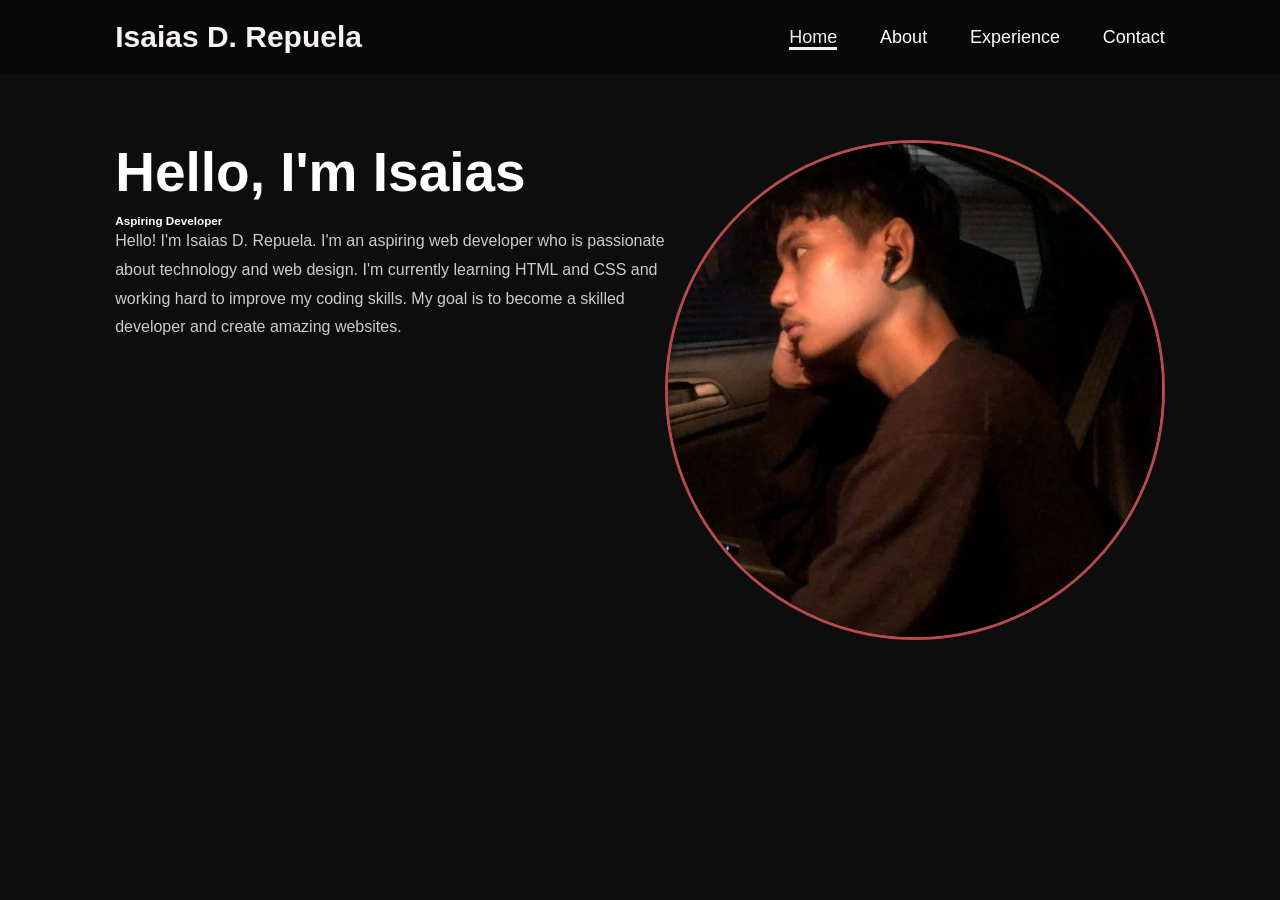
<file: index.html>
<!DOCTYPE html>
<html lang="en">
<head>
    <meta charset="UTF-8">
    <meta name="viewport" content="width=device-width, initial-scale=1.0">
    <title>Porfolio</title>
    <link rel="stylesheet" href="style.css">
</head>
<body>
    <header>
        <a href="#" class="logo">Isaias D. Repuela</a>

        <nav>
            <a href="index.html" class="active">Home</a>
            <a href="about.html">About</a>
            <a href="experience.html">Experience</a>
            <a href="contact.html">Contact</a>

    </nav>
</header>
    <section class="home">
        <div class="home-content">
            <h1>Hello, I'm Isaias</h1>
            <h3>Aspiring Developer</h3>
            
            <p>Hello! I'm Isaias D. Repuela.
                I'm an aspiring web developer who is passionate
                about technology and web design. I'm currently
                learning HTML and CSS and working hard to improve
                my coding skills. My goal is to become a skilled
                developer and create amazing websites.

             </p>
        </div>
        
        
        
        
        
        
        
        
        <div class="home-img">
            <img src="Portfolio Pic.jpg" alt="My Photo">
        </div>
    </section>






</body>
</html>
</file>
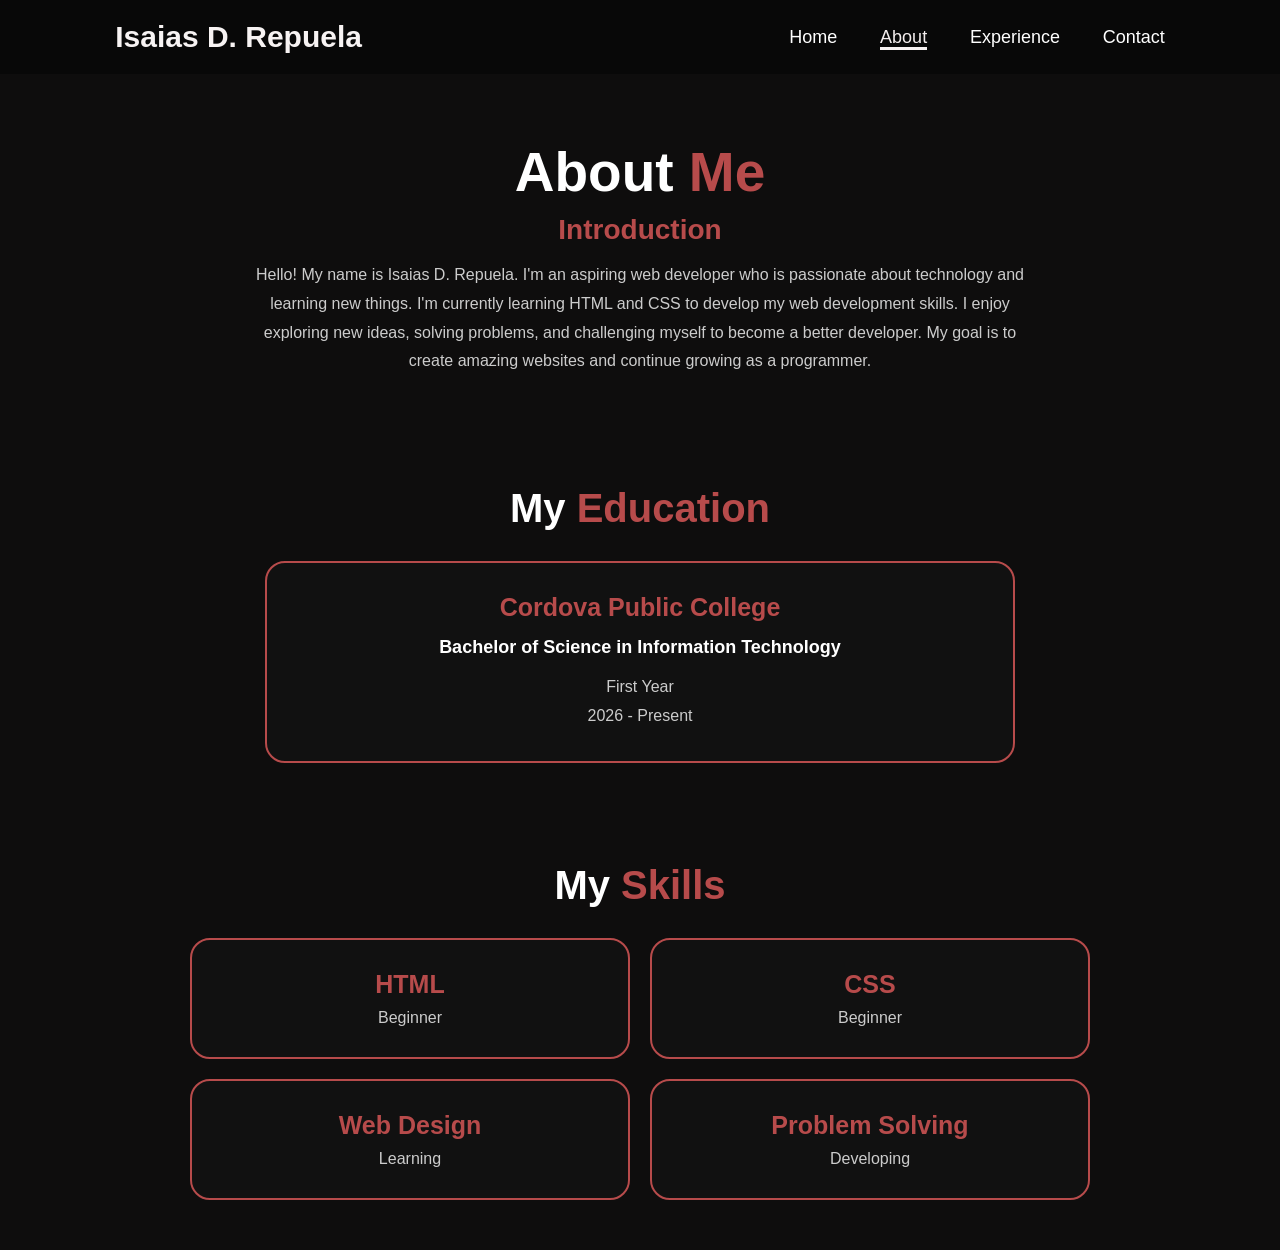
<file: about.html>
<!DOCTYPE html>
<html lang="en">
<head>
    <meta charset="UTF-8">
    <meta name="viewport" content="width=device-width, initial-scale=1.0">
    <title>About Me - Isaias</title>

    <link rel="stylesheet" href="style.css">
</head>

<body>

    <header>
        <a href="index.html" class="logo">Isaias D. Repuela</a>

        <nav>
            <a href="index.html">Home</a>
            <a href="about.html" class="active">About</a>
            <a href="experience.html">Experience</a>
            <a href="contact.html">Contact</a>
        </nav>
    </header>

    <section class="home about-page">
        <div class="home-content">

            <h1>About <span>Me</span></h1>
            <h2>Introduction</h2>

            <p>
                Hello! My name is Isaias D. Repuela.
                I'm an aspiring web developer who is
                passionate about technology and learning
                new things.

                I'm currently learning HTML and CSS
                to develop my web development skills.
                I enjoy exploring new ideas, solving
                problems, and challenging myself to
                become a better developer.

                My goal is to create amazing websites
                and continue growing as a programmer.
                
            </p>

        </div>
    </section>
    
      <!-- EDUCATION SECTION -->
    <section class="education">
        <h2>My <span>Education</span></h2>

        <div class="education-box">
            <h3>Cordova Public College</h3>

            <h4>Bachelor of Science in Information Technology</h4>

            <p>First Year</p>
            <p>2026 - Present</p>
        </div>
    </section>

    <!-- SKILLS SECTION -->
<section class="skills">
    <h2>My <span>Skills</span></h2>

    <div class="skills-container">

        <div class="skills-box">
            <h3>HTML</h3>
            <p>Beginner</p>
        </div>

        <div class="skills-box">
            <h3>CSS</h3>
            <p>Beginner</p>
        </div>

        <div class="skills-box">
            <h3>Web Design</h3>
            <p>Learning</p>
        </div>

        <div class="skills-box">
            <h3>Problem Solving</h3>
            <p>Developing</p>
        </div>

    </div>
</section>








</body>
</html>
</file>
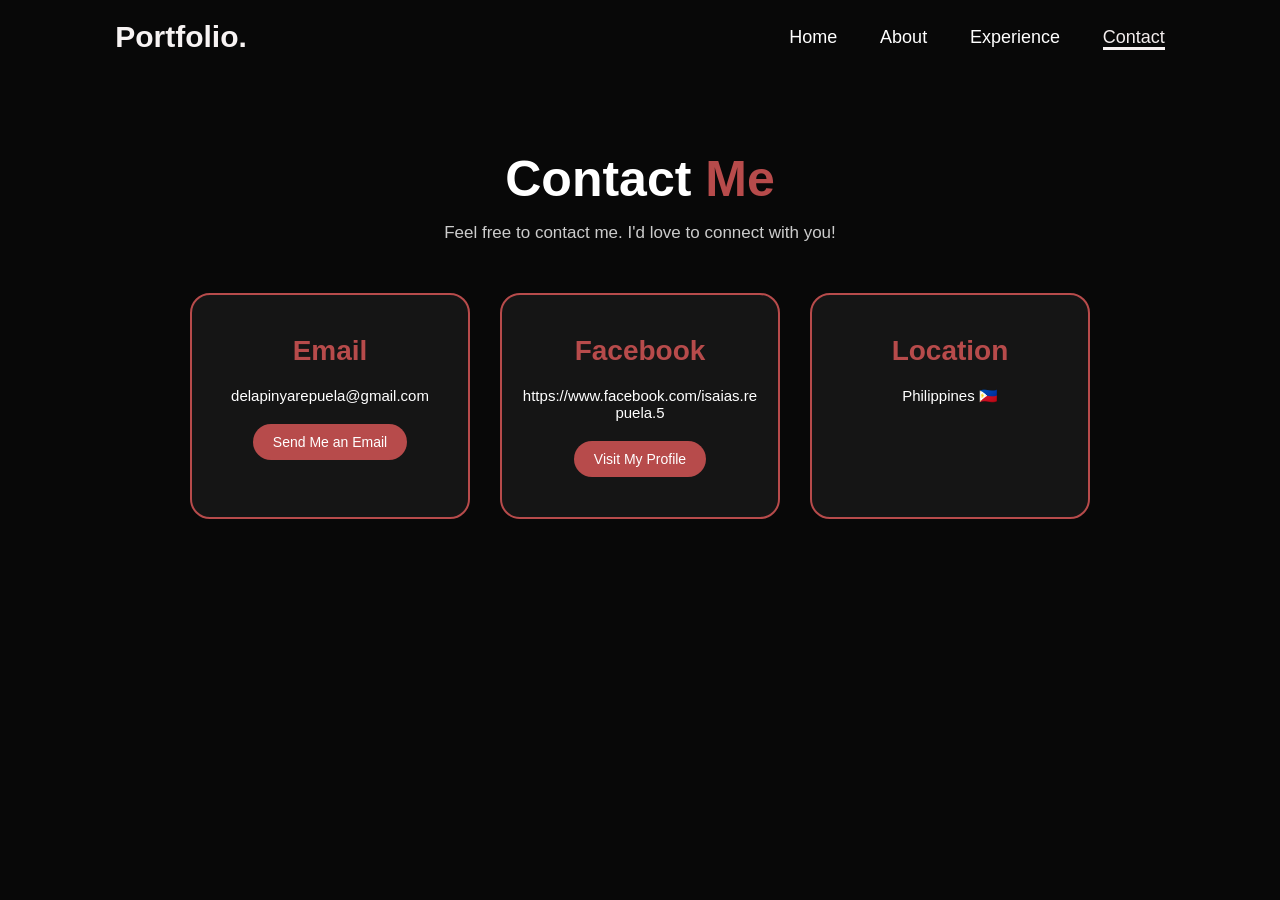
<file: contact.html>
<!DOCTYPE html>
<html lang="en">
<head>
    <meta charset="UTF-8">
    <meta name="viewport" content="width=device-width, initial-scale=1.0">
    <title>Contact Me</title>

    <link rel="stylesheet" href="style.css">
</head>

<body>

    <header>
        <a href="index.html" class="logo">Portfolio.</a>

        <nav>
            <a href="index.html">Home</a>
            <a href="about.html">About</a>
            <a href="experience.html">Experience</a>
            <a href="contact.html" class="active">Contact</a>
        </nav>
    </header>

    <section class="contact">

        <h1>Contact <span>Me</span></h1>

        <p class="contact-intro">
            Feel free to contact me. I'd love to connect with you!
        </p>

        <div class="contact-container">

            <div class="contact-box">
                <h2>Email</h2>
                <p>delapinyarepuela@gmail.com</p>
                <a href="mailto:delapinyarepuela@gmail.com">Send Me an Email</a>
            </div>

            <div class="contact-box">
                <h2>Facebook</h2>
                <p>https://www.facebook.com/isaias.repuela.5</p>
                <a href="https://www.facebook.com/isaias.repuela.5" target="_blank">Visit My Profile</a>
            </div>

            <div class="contact-box">
                <h2>Location</h2>
                <p>Philippines 🇵🇭</p>
            </div>

        </div>

    </section>

</body>
</html>
</file>
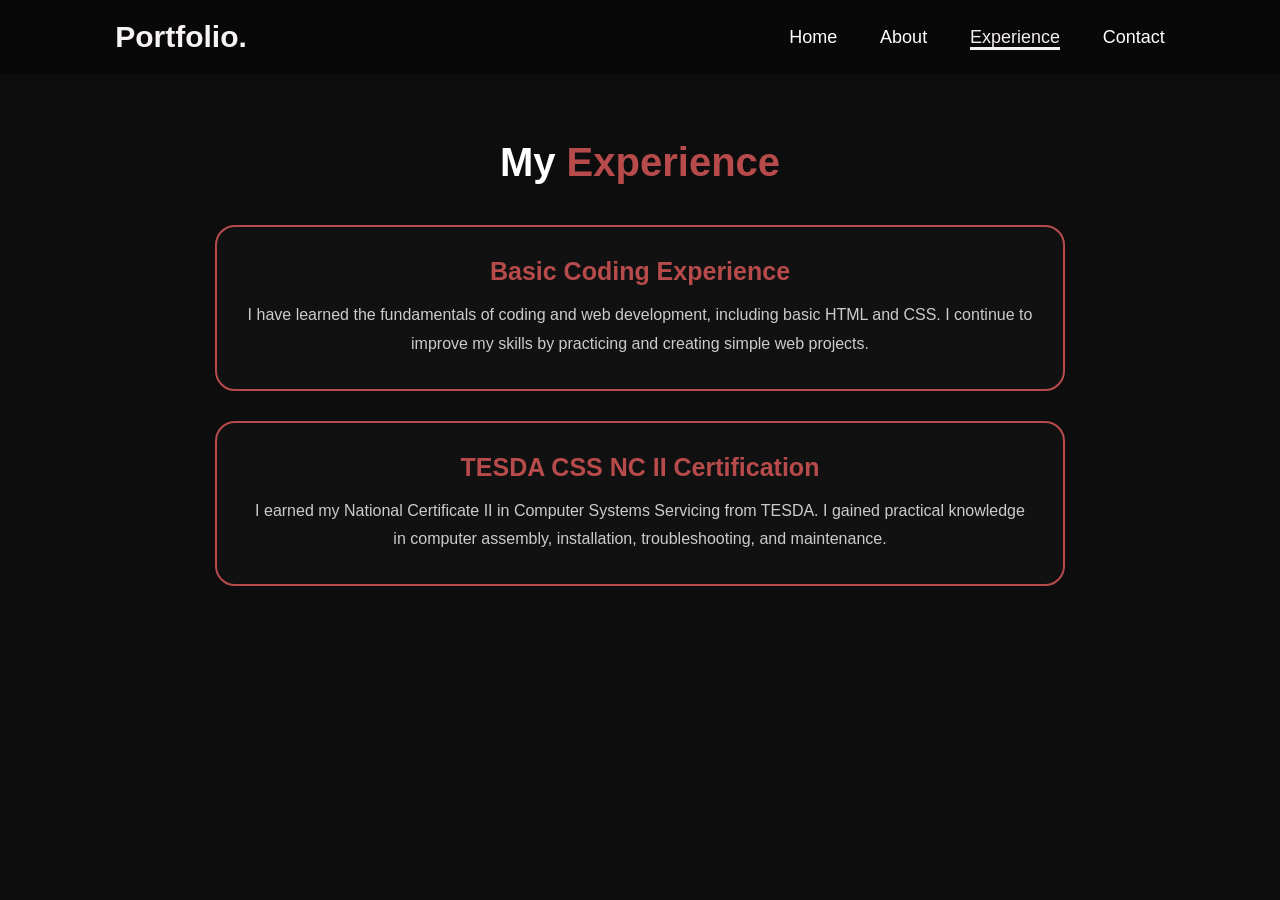
<file: experience.html>
<!DOCTYPE html>
<html lang="en">
<head>
    <meta charset="UTF-8">
    <meta name="viewport" content="width=device-width, initial-scale=1.0">
    <title>My Experience</title>

    <link rel="stylesheet" href="style.css">
</head>

<body>

    <header>
        <a href="index.html" class="logo">Portfolio.</a>

        <nav>
            <a href="index.html">Home</a>
            <a href="about.html">About</a>
            <a href="experience.html" class="active">Experience</a>
            <a href="contact.html">Contact</a>
        </nav>
    </header>

    <section class="experience">
        <h1>My <span>Experience</span></h1>

        
<div class="experience-container">

    <div class="experience-box">
        <h2>Basic Coding Experience</h2>
        <p>
            I have learned the fundamentals of coding and web development,
            including basic HTML and CSS. I continue to improve my skills
            by practicing and creating simple web projects.
        </p>
    </div>

    <div class="experience-box">
        <h2>TESDA CSS NC II Certification</h2>
        <p>
            I earned my National Certificate II in Computer Systems
            Servicing from TESDA. I gained practical knowledge in
            computer assembly, installation, troubleshooting, and maintenance.
        </p>
    </div>

</div>

        </div>
    </section>

</body>
</html>
</file>
<file: style.css>
/* =========================
   GENERAL STYLES
========================= */
* {
    margin: 0px;
    padding: 0px;
    box-sizing: border-box;
    text-decoration: none;
    border: none;
    outline: none;
    font-family: 'Poppins', sans-serif;
}

html {
    font-size: 62.5%;
}

body {
    width: 100%;
    min-height: 100vh;
    background-color: #0e0d0d;
    color: white;
}

/* =========================
   HEADER
========================= */

header {
    position: fixed;
    top: 0;
    left: 0;
    width: 100%;
    padding: 2rem 9%;
    background-color: #080808;
    display: flex;
    justify-content: space-between;
    align-items: center;
    z-index: 100;
}

/* LOGO */

.logo {
    font-size: 3rem;
    color: #f7f3f3;
    font-weight: 800;
    cursor: pointer;
    transition: 0.3s ease;
}

.logo:hover {
    transform: scale(1.1);
}

/* NAVIGATION */

nav a {
    font-size: 1.8rem;
    color: white;
    margin-left: 4rem;
    font-weight: 500;
    transition: 0.3s ease;
    border-bottom: 3px solid transparent;
}

nav a:hover,
nav a.active {
    color: #f3eded;
    border-bottom: 3px solid #f7f2f2;
}

/* RESPONSIVE DESIGN */

@media (max-width: 995px) {
    header {
        padding: 2rem 4%;
    }

    nav a {
        margin-left: 2rem;
        font-size: 1.5rem;
    }
}

@media (max-width: 600px) {
    header {
        flex-direction: column;
        gap: 2rem;
    }

    nav {
        display: flex;
        flex-wrap: wrap;
        justify-content: center;
        gap: 1.5rem;
    }

    nav a {
        margin-left: 0;
        font-size: 1.4rem;
    }
}

.home {
    display: flex;
    justify-content: flex-end;
    align-items: center;
    min-height: 100vh;
    padding: 0 9%;
}

.home-img img {
    width: 500px;
    height: 500px;
    border-radius: 80%;
    object-fit: cover;
    border: 3px solid #b74b4b;
}

.home-content h1 {
    font-size: 5.5rem;
    font-weight: 700;
    margin-bottom: 1rem;
}

.home-content h1 span {
    color: #b74b4b;
}

.home-content h2 {
    font-size: 2.8rem;
    color: #b74b4b;
    margin-bottom: 1.5rem;
}

.home-content p {
    font-size: 1.6rem;
    line-height: 1.8;
    color: #cccccc;
    margin-bottom: 2rem;
}

/* About page positioning */
.home {
    align-items: flex-start;
    padding-top: 14rem;
}

/* Center the About page content */
.about-page {
    justify-content: center;
    align-items: flex-start;
    padding-top: 14rem;
}

.about-page .home-content {
    width: 100%;
    max-width: 800px;
    text-align: center;
    margin: 0 auto;
}

/* EDUCATION SECTION */
.education {
    min-height: auto;
    padding: 0 9% 5rem;
    display: flex;
    flex-direction: column;
    align-items: center;
    justify-content: center;
    text-align: center;
}

.education h2 {
    font-size: 4rem;
    color: white;
    margin-bottom: 3rem;
}

.education h2 span {
    color: #b74b4b;
}

.education-box {
    width: 100%;
    max-width: 750px;
    padding: 3rem;
    background: #111;
    border: 2px solid #b74b4b;
    border-radius: 2rem;
    transition: 0.3s ease;
}

.education-box:hover {
    transform: translateY(-8px);
    box-shadow: 0 0 20px #b74b4b;
}

.education-box h3 {
    font-size: 2.5rem;
    color: #b74b4b;
    margin-bottom: 1.5rem;
}

.education-box h4 {
    font-size: 1.8rem;
    color: white;
    margin-bottom: 1.5rem;
}

.education-box p {
    font-size: 1.6rem;
    color: #ccc;
    line-height: 1.8;
}

/* Reduce space between About and Education */
body .about-page {
    min-height: auto !important;
    padding-bottom: 3rem !important;
    margin-bottom: 3rem !important;
}

body .education {
    min-height: auto !important;
    padding-top: 3rem !important;
    margin-top: 3rem !important;
}

/* SKILLS SECTION */
.skills {
    padding: 5rem 9%;
    text-align: center;
}

.skills h2 {
    font-size: 4rem;
    color: white;
    margin-bottom: 3rem;
}

.skills h2 span {
    color: #b74b4b;
}

.skills-container {
    display: grid;
    grid-template-columns: repeat(2, 1fr);
    gap: 2rem;
    max-width: 900px;
    margin: 0 auto;
}

.skills-box {
    background: #111;
    padding: 3rem;
    border: 2px solid #b74b4b;
    border-radius: 2rem;
    transition: 0.3s ease;
}

.skills-box:hover {
    transform: translateY(-8px);
    box-shadow: 0 0 20px #b74b4b;
}

.skills-box h3 {
    font-size: 2.5rem;
    color: #b74b4b;
    margin-bottom: 1rem;
}

.skills-box p {
    font-size: 1.6rem;
    color: #ccc;
}

/* Mobile layout */
@media (max-width: 600px) {
    .skills-container {
        grid-template-columns: 1fr;
    }
}


/* EXPERIENCE SECTION */
.experience {
    min-height: 100vh;
    padding: 14rem 9% 5rem;
    text-align: center;
}

.experience h1 {
    font-size: 4rem;
    margin-bottom: 4rem;
    color: white;
}

.experience h1 span {
    color: #b74b4b;
}

.experience-box {
    max-width: 850px;
    margin: 0 auto 3rem;
    padding: 3rem;
    background: #111;
    border: 2px solid #b74b4b;
    border-radius: 2rem;
    transition: 0.3s ease;
}

.experience-box:hover {
    transform: translateY(-8px);
    box-shadow: 0 0 20px #b74b4b;
}

.experience-box h2 {
    font-size: 2.5rem;
    color: #b74b4b;
    margin-bottom: 1.5rem;
}

.experience-box p {
    font-size: 1.6rem;
    color: #ccc;
    line-height: 1.8;
}


/* CONTACT SECTION */

.contact {
    min-height: 100vh;
    padding: 15rem 9% 5rem;
    background: #080808;
    text-align: center;
}

.contact h1 {
    font-size: 5rem;
    color: white;
    margin-bottom: 1.5rem;
}

.contact h1 span {
    color: #b74b4b;
}

.contact-intro {
    font-size: 1.7rem;
    color: #ccc;
    margin-bottom: 5rem;
}

.contact-container {
    display: flex;
    justify-content: center;
    align-items: stretch;
    flex-wrap: wrap;
    gap: 3rem;
}

.contact-box {
    width: 280px;
    padding: 4rem 2rem;
    background: #151515;
    border: 2px solid #b74b4b;
    border-radius: 2rem;
    transition: 0.3s ease;
}

.contact-box:hover {
    transform: translateY(-10px);
    box-shadow: 0 0 25px #b74b4b;
}

.contact-box h2 {
    font-size: 2.8rem;
    color: #b74b4b;
    margin-bottom: 2rem;
}

.contact-box p {
    font-size: 1.5rem;
    color: white;
    margin-bottom: 2rem;
}

.contact-box a {
    display: inline-block;
    font-size: 1.4rem;
    color: white;
    background: #b74b4b;
    padding: 1rem 2rem;
    border-radius: 3rem;
    transition: 0.3s ease;
}

.contact-box a:hover {
    background: white;
    color: #b74b4b;
}

@media (max-width: 700px) {
    .contact {
        padding-top: 18rem;
    }
}

/* FIX FACEBOOK TEXT OVERFLOW */
.contact-box {
    min-width: 0;
    overflow: hidden;
}

.contact-box p {
    overflow-wrap: anywhere;
    word-break: break-word;
}
</file>
